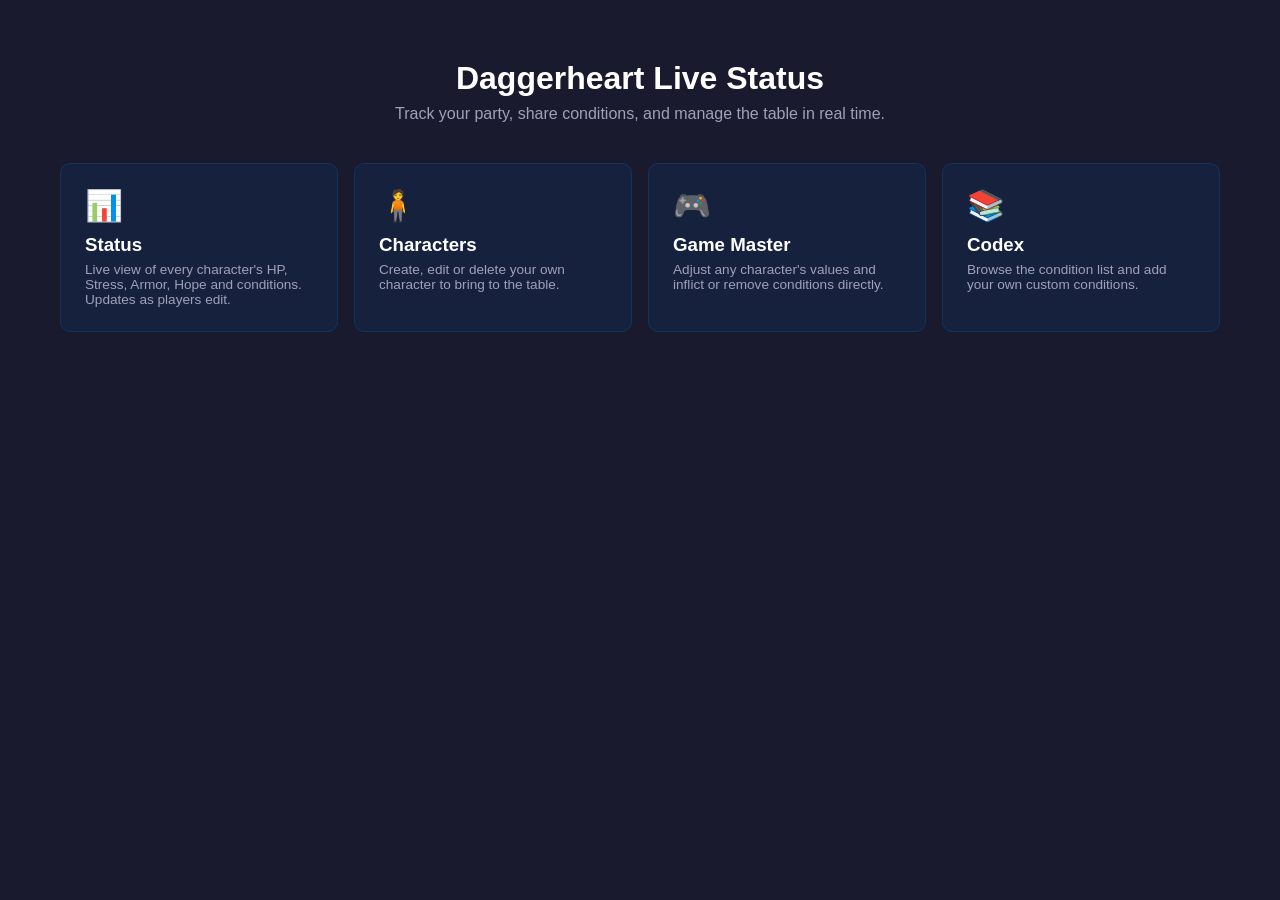
<file: templates/index.html>
<!DOCTYPE html>
<html lang="en">
<head>
<meta charset="UTF-8">
<meta name="viewport" content="width=device-width, initial-scale=1.0">
<title>Daggerheart Live Status</title>
<link rel="stylesheet" href="/static/style.css">
</head>
<body>
<div class="container">
  <div class="hero">
    <h1>Daggerheart Live Status</h1>
    <p>Track your party, share conditions, and manage the table in real time.</p>
  </div>

  <div class="menu-grid">
    <a class="menu-card" href="/status">
      <div class="menu-icon">&#128202;</div>
      <h3>Status</h3>
      <p>Live view of every character's HP, Stress, Armor, Hope and conditions. Updates as players edit.</p>
    </a>
    <a class="menu-card" href="/characters">
      <div class="menu-icon">&#129485;</div>
      <h3>Characters</h3>
      <p>Create, edit or delete your own character to bring to the table.</p>
    </a>
    <a class="menu-card" href="/gm">
      <div class="menu-icon">&#127918;</div>
      <h3>Game Master</h3>
      <p>Adjust any character's values and inflict or remove conditions directly.</p>
    </a>
    <a class="menu-card" href="/codex">
      <div class="menu-icon">&#128218;</div>
      <h3>Codex</h3>
      <p>Browse the condition list and add your own custom conditions.</p>
    </a>
  </div>
</div>
</body>
</html>
</file>
<file: static/style.css>
* { box-sizing: border-box; margin: 0; padding: 0; }
html, body { min-height: 100%; }
body { font-family: 'Segoe UI', Tahoma, sans-serif; background: #1a1a2e; color: #e0e0e0; min-height: 100vh; }
a { color: #7fb3e0; }

.container { max-width: 1200px; margin: 0 auto; padding: 20px; }

/* ---------- Shared header / nav ---------- */
.page-head { display: flex; align-items: center; gap: 14px; margin-bottom: 20px; flex-wrap: wrap; }
.page-head h1 { font-size: 1.4rem; color: #fff; flex: 1; }
.back-link { color: #7fb3e0; text-decoration: none; font-size: 0.9rem; white-space: nowrap; }
.back-link:hover { text-decoration: underline; }

.conn-dot { display: inline-block; width: 10px; height: 10px; border-radius: 50%; background: #d63851; box-shadow: 0 0 6px rgba(214,56,81,0.8); transition: background 0.2s; }
.conn-dot.on { background: #2d8f4e; box-shadow: 0 0 6px rgba(45,143,78,0.8); }

/* ---------- Buttons ---------- */
button { cursor: pointer; font-family: inherit; }
.btn { padding: 8px 16px; border: none; border-radius: 6px; font-weight: 600; font-size: 0.9rem; color: #fff; transition: background 0.2s, opacity 0.2s; }
.btn:disabled { opacity: 0.5; cursor: default; }
.btn-primary { background: #e94560; }
.btn-primary:hover:not(:disabled) { background: #d63851; }
.btn-secondary { background: #0f3460; }
.btn-secondary:hover:not(:disabled) { background: #1a4a7a; }
.btn-success { background: #2d6a4f; }
.btn-success:hover:not(:disabled) { background: #40916c; }
.btn-danger { background: #a01f30; }
.btn-danger:hover:not(:disabled) { background: #c23548; }
.btn-ghost { background: #1a3a5c; color: #c0d8f0; }
.btn-ghost:hover:not(:disabled) { background: #2a5a8a; }
.btn-small { font-size: 0.75rem; padding: 4px 10px; border-radius: 4px; }
.btn-icon { background: none; border: none; color: #a0a0b8; font-size: 1.1rem; line-height: 1; padding: 2px 6px; }
.btn-icon:hover { color: #fff; }

/* ---------- Sections / form fields ---------- */
.section { background: #16213e; border-radius: 10px; padding: 18px; margin-bottom: 14px; }
.section h2 { font-size: 1.1rem; color: #e94560; margin-bottom: 12px; border-bottom: 1px solid #0f3460; padding-bottom: 6px; }
.field-row { display: flex; flex-wrap: wrap; gap: 12px; margin-bottom: 12px; }
.field-row:last-child { margin-bottom: 0; }
.field { flex: 1; min-width: 120px; }
.field-short { flex: 0 0 90px; min-width: 90px; }
.field label { display: block; font-size: 0.78rem; color: #a0a0b8; margin-bottom: 4px; text-transform: uppercase; letter-spacing: 0.5px; }
.field input[type="text"],
.field input[type="number"],
.field input[type="search"],
.field select,
.field textarea { width: 100%; padding: 7px 10px; background: #0a1a2e; border: 1px solid #1a4a7a; color: #fff; border-radius: 5px; font-size: 0.95rem; outline: none; font-family: inherit; transition: border-color 0.2s; }
.field input:focus,
.field select:focus,
.field textarea:focus { border-color: #e94560; }
.field textarea { resize: vertical; min-height: 60px; }
.field select { cursor: pointer; appearance: auto; }

.chk-group { margin-bottom: 12px; }
.chk-group label { display: block; font-size: 0.78rem; color: #a0a0b8; margin-bottom: 4px; text-transform: uppercase; letter-spacing: 0.5px; }
.chk-boxes { display: flex; flex-wrap: wrap; gap: 6px; }
.chk-boxes input[type="checkbox"] { width: 26px; height: 26px; accent-color: #e94560; cursor: pointer; }
.chk-boxes input[type="checkbox"]:disabled { opacity: 0.25; cursor: not-allowed; }

/* ---------- Badges ---------- */
.badge { display: inline-flex; align-items: center; gap: 5px; padding: 3px 10px 3px 6px; border-radius: 14px; font-size: 0.78rem; font-weight: 600; color: #fff; white-space: nowrap; flex: 0 0 auto; }
.badge-icon { display: inline-flex; align-items: center; justify-content: center; width: 15px; height: 15px; flex: 0 0 15px; }
.badge-icon svg { width: 15px; height: 15px; fill: none; stroke: #fff; stroke-width: 2; stroke-linecap: round; stroke-linejoin: round; }
.badge-icon img { width: 15px; height: 15px; object-fit: contain; }

/* ---------- Marks (status display) ---------- */
.track { margin-bottom: 8px; }
.track-label { font-size: 0.72rem; text-transform: uppercase; letter-spacing: 0.5px; color: #a0a0b8; margin-bottom: 3px; display: flex; justify-content: space-between; }
.marks { display: flex; gap: 4px; flex-wrap: wrap; }
.mark { width: 20px; height: 20px; border-radius: 5px; border: 1px solid #2a4a7a; background: #0a1a2e; display: inline-flex; align-items: center; justify-content: center; font-size: 13px; line-height: 1; }
.mark-on { background: #e94560; border-color: #e94560; color: #fff; }
.mark-scar { border: 1px dashed #5a5a70; background: transparent; color: #5a5a70; }

/* ---------- Status page ---------- */
.status-grid { display: grid; grid-template-columns: repeat(2, 1fr); gap: 14px; }
@media (min-aspect-ratio: 1/1) and (min-width: 720px) {
  .status-grid { grid-template-columns: repeat(4, 1fr); }
}
.char-card { background: #16213e; border-radius: 10px; padding: 14px; border: 1px solid #0f3460; }
.char-card h3 { color: #fff; font-size: 1.05rem; margin-bottom: 10px; overflow-wrap: anywhere; }
.conditions-line { display: flex; flex-wrap: wrap; gap: 6px; padding-top: 6px; }
.empty-state { grid-column: 1 / -1; text-align: center; color: #a0a0b8; padding: 40px 0; font-size: 0.95rem; }

/* ---------- Character select bar ---------- */
.char-bar { display: flex; align-items: center; gap: 10px; margin-bottom: 16px; padding: 12px 16px; background: #16213e; border-radius: 10px; flex-wrap: wrap; }
.char-bar label { font-size: 0.8rem; color: #a0a0b8; text-transform: uppercase; letter-spacing: 0.5px; }
.char-bar select { flex: 1; min-width: 200px; padding: 8px 10px; background: #0a1a2e; border: 1px solid #1a4a7a; color: #fff; border-radius: 5px; font-size: 0.95rem; outline: none; cursor: pointer; }
.char-bar select:focus { border-color: #e94560; }
.char-bar .actions { display: flex; gap: 8px; margin-left: auto; }

/* ---------- GM page ---------- */
.gm-grid { display: grid; grid-template-columns: repeat(2, 1fr); gap: 14px; }
@media (max-width: 1000px) { .gm-grid { grid-template-columns: 1fr; } }
.gm-panel { background: #16213e; border-radius: 10px; padding: 14px; border: 1px solid #0f3460; }
.gm-panel h3 { color: #fff; font-size: 1rem; margin-bottom: 10px; }
.gm-panel .field { min-width: 90px; }
.gm-panel .field-short { flex: 0 0 72px; min-width: 72px; }
.gm-panel .chk-group input[type="checkbox"] { width: 22px; height: 22px; }

/* ---------- Codex page ---------- */
.codex-toolbar { display: flex; gap: 12px; align-items: flex-end; margin-bottom: 18px; flex-wrap: wrap; }
.codex-toolbar .field { flex: 1; min-width: 180px; }
.color-picker-row { display: flex; align-items: center; gap: 8px; padding-top: 4px; }
.color-picker-row input[type="color"] { width: 42px; height: 32px; padding: 2px; background: #0a1a2e; border: 1px solid #1a4a7a; border-radius: 5px; cursor: pointer; }
.color-picker-row input[type="color"]:disabled { opacity: 0.35; cursor: not-allowed; }
.auto-color { display: inline-flex; align-items: center; gap: 5px; font-size: 0.8rem; color: #a0a0b8; cursor: pointer; text-transform: none; letter-spacing: 0; white-space: nowrap; }
.auto-color input[type="checkbox"] { width: 16px; height: 16px; accent-color: #e94560; cursor: pointer; }
.add-btn-wrap { display: flex; align-items: flex-end; }
.icon-select { width: 100%; }
.badge-preview { display: flex; gap: 10px; align-items: center; margin-top: 10px; min-height: 34px; }
.badge-preview .hint { color: #a0a0b8; font-size: 0.8rem; }
.codex-list { display: flex; flex-direction: column; gap: 8px; }
.codex-row { display: flex; gap: 12px; align-items: flex-start; padding: 12px; background: #0f3460; border-radius: 8px; }
.codex-row .codex-badge { flex: 0 0 auto; padding-top: 2px; }
.codex-row .codex-body { flex: 1; min-width: 0; }
.codex-row .codex-name { font-weight: 700; color: #fff; font-size: 0.95rem; display: flex; align-items: center; gap: 8px; flex-wrap: wrap; }
.codex-row .codex-name .tag { font-size: 0.68rem; text-transform: uppercase; letter-spacing: 0.5px; padding: 2px 8px; border-radius: 8px; background: #2a5a8a; color: #c0d8f0; font-weight: 600; }
.codex-row .codex-desc { font-size: 0.85rem; color: #a0a0b8; line-height: 1.4; margin-top: 4px; }
.codex-row .codex-actions { display: flex; gap: 6px; flex: 0 0 auto; }

/* ---------- Menu page ---------- */
.hero { text-align: center; padding: 40px 20px 10px; }
.hero h1 { color: #fff; font-size: 2rem; margin-bottom: 8px; }
.hero p { color: #a0a0b8; font-size: 1rem; }
.menu-grid { display: grid; grid-template-columns: repeat(auto-fit, minmax(240px, 1fr)); gap: 16px; margin-top: 30px; }
.menu-card { background: #16213e; border-radius: 10px; padding: 24px; text-decoration: none; color: #e0e0e0; border: 1px solid #0f3460; display: block; transition: transform 0.15s, border-color 0.15s; }
.menu-card:hover { transform: translateY(-3px); border-color: #e94560; }
.menu-card .menu-icon { font-size: 1.9rem; margin-bottom: 10px; }
.menu-card h3 { color: #fff; margin-bottom: 6px; }
.menu-card p { font-size: 0.85rem; color: #a0a0b8; }

/* ---------- Modal ---------- */
.modal-overlay { display: none; position: fixed; inset: 0; background: rgba(0,0,0,0.7); z-index: 1000; justify-content: center; align-items: flex-start; padding: 40px 20px; overflow-y: auto; }
.modal-overlay.open { display: flex; }
.modal { background: #16213e; border-radius: 10px; padding: 24px; width: 100%; max-width: 520px; position: relative; }
.modal h2 { font-size: 1.2rem; color: #e94560; margin-bottom: 16px; border-bottom: 1px solid #0f3460; padding-bottom: 8px; }
.modal .field-row { margin-bottom: 12px; }
.modal-buttons { display: flex; gap: 8px; margin-top: 16px; flex-wrap: wrap; }

.toast { position: fixed; bottom: 20px; left: 50%; transform: translateX(-50%); background: #0f3460; border: 1px solid #1a4a7a; color: #fff; padding: 10px 18px; border-radius: 6px; font-size: 0.9rem; z-index: 2000; opacity: 0; transition: opacity 0.25s; pointer-events: none; }
.toast.show { opacity: 1; }
.toast.error { border-color: #e94560; background: #3a1220; }
</file>
